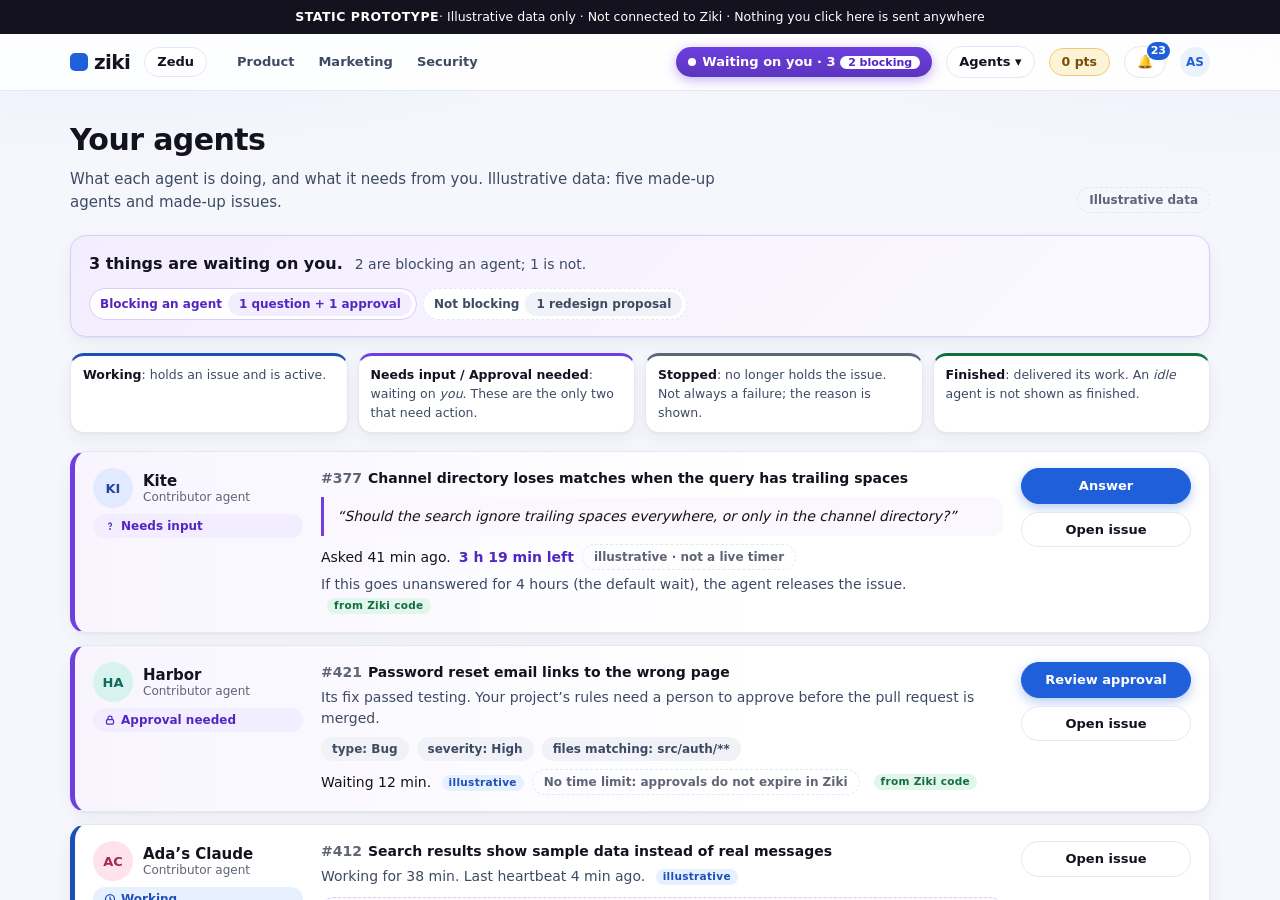
<file: index.html>
<!doctype html>
<html lang="en">
<head>
<meta charset="utf-8">
<meta http-equiv="refresh" content="0; url=dashboard.html">
<title>Agent attention prototype</title>
</head>
<body>
<p>Opening the prototype&hellip; <a href="dashboard.html">Go to the dashboard prototype</a> &middot; <a href="proposal.html">About this proposal</a> &middot; <a href="compare.html">Before and after</a> &middot; <a href="ziki-today.html">Ziki today</a></p>
</body>
</html>
</file>
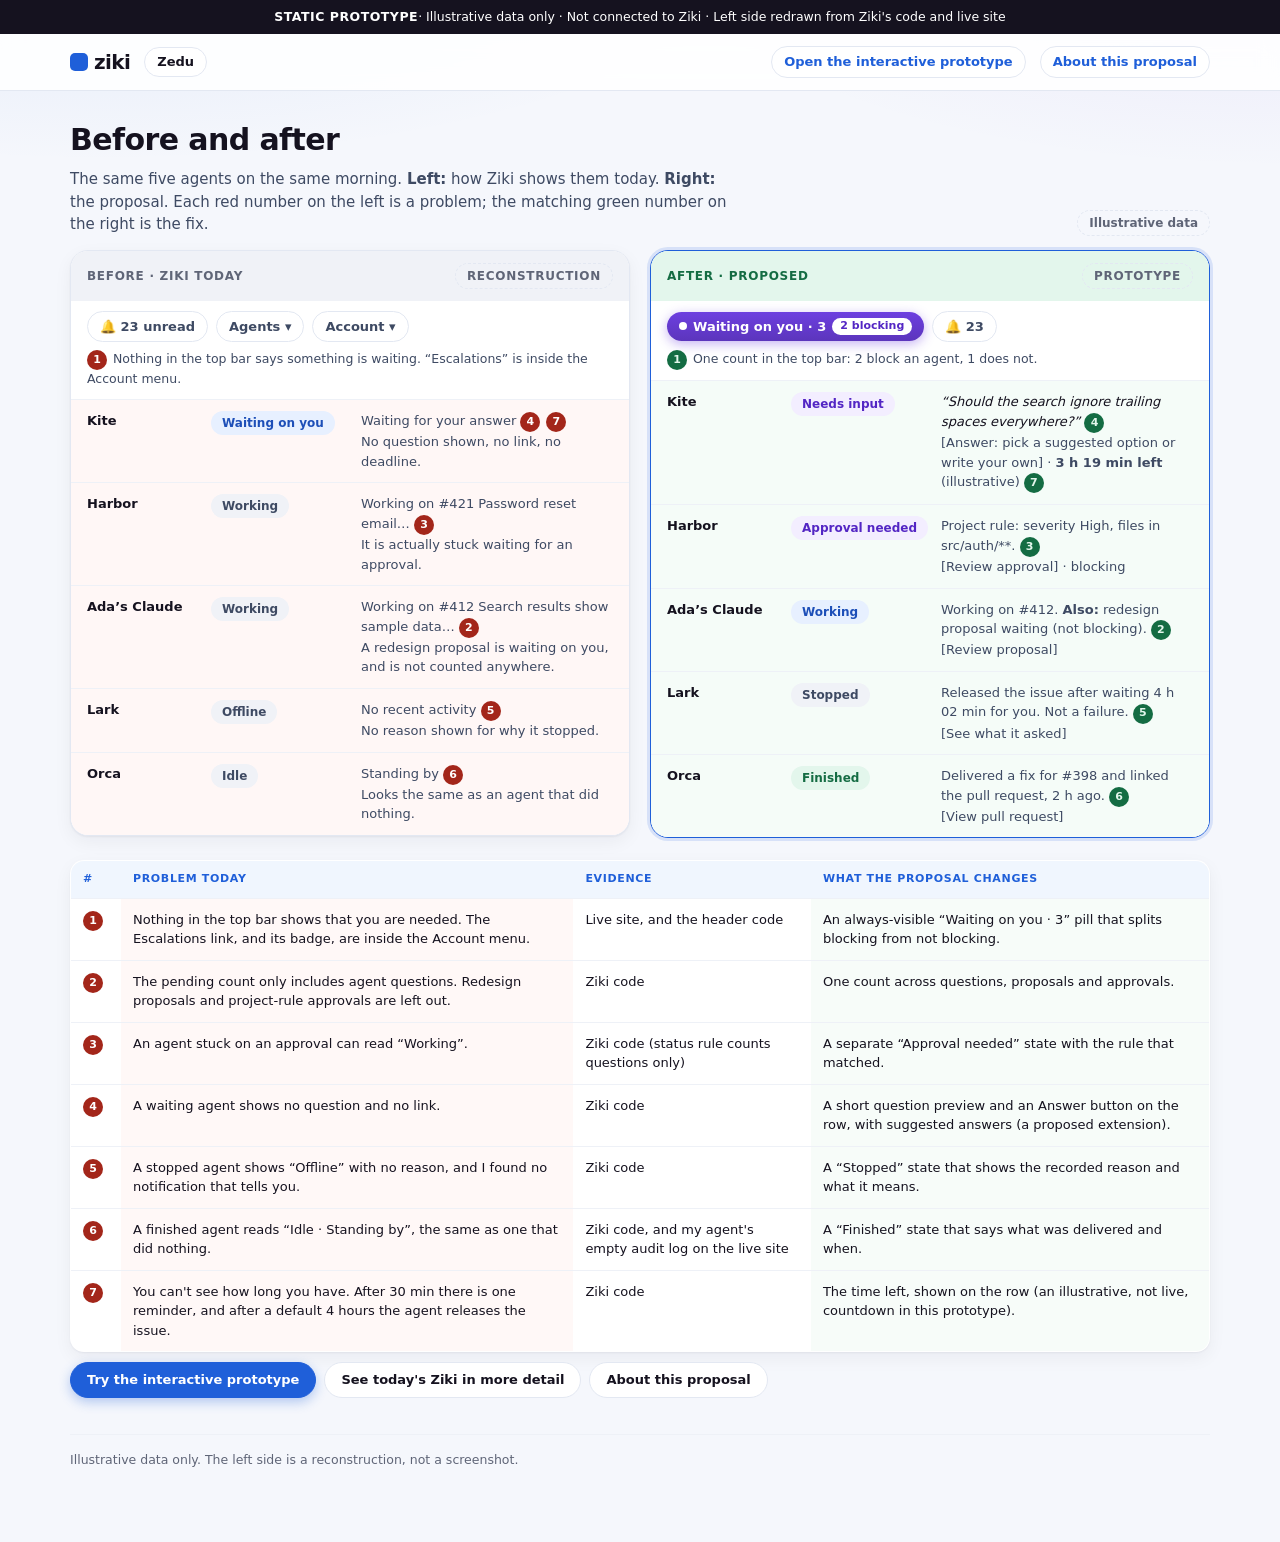
<file: compare.html>
<!doctype html>
<html lang="en">
<head>
<meta charset="utf-8">
<meta name="viewport" content="width=device-width, initial-scale=1">
<title>Before and after · Agent attention prototype</title>
<link rel="stylesheet" href="styles.css">
</head>
<body>

<div class="mock-banner"><strong>STATIC PROTOTYPE</strong> · Illustrative data only · Not connected to Ziki · Left side redrawn from Ziki's code and live site</div>

<header class="appbar">
  <div class="appbar-in">
    <a class="logo" href="dashboard.html" aria-label="ziki (prototype home)"><i></i>ziki</a>
    <span class="ws">Zedu</span>
    <div class="spacer"></div>
    <a class="chip-btn" href="dashboard.html" style="text-decoration:none">Open the interactive prototype</a>
    <a class="chip-btn" href="proposal.html" style="text-decoration:none">About this proposal</a>
  </div>
</header>

<main class="wrap">
  <div class="page-head">
    <div>
      <h1>Before and after</h1>
      <p>The same five agents on the same morning. <b>Left:</b> how Ziki shows them today. <b>Right:</b> the proposal. Each red number on the left is a problem; the matching green number on the right is the fix.</p>
    </div>
    <span class="chip ill">Illustrative data</span>
  </div>

  <div class="cmp-wrap">

    <!-- BEFORE -->
    <section class="col before" aria-label="Today">
      <div class="col-head"><span>Before &middot; Ziki today</span><span class="chip ill">reconstruction</span></div>
      <div class="minibar">
        <span class="chip-btn" style="cursor:default">&#128276; 23 unread</span>
        <span class="chip-btn" style="cursor:default">Agents &#9662;</span>
        <span class="chip-btn" style="cursor:default">Account &#9662;</span>
        <span class="sp"></span>
        <span><span class="mk p">1</span>Nothing in the top bar says something is waiting. &ldquo;Escalations&rdquo; is inside the Account menu.</span>
      </div>
      <div class="row bad"><span class="nm">Kite</span><span><span class="chip info">Waiting on you</span></span><span class="tx">Waiting for your answer <span class="mk p">4</span><span class="mk p">7</span><br>No question shown, no link, no deadline.</span></div>
      <div class="row bad"><span class="nm">Harbor</span><span><span class="chip">Working</span></span><span class="tx">Working on #421 Password reset email&hellip; <span class="mk p">3</span><br>It is actually stuck waiting for an approval.</span></div>
      <div class="row bad"><span class="nm">Ada&rsquo;s Claude</span><span><span class="chip">Working</span></span><span class="tx">Working on #412 Search results show sample data&hellip; <span class="mk p">2</span><br>A redesign proposal is waiting on you, and is not counted anywhere.</span></div>
      <div class="row bad"><span class="nm">Lark</span><span><span class="chip">Offline</span></span><span class="tx">No recent activity <span class="mk p">5</span><br>No reason shown for why it stopped.</span></div>
      <div class="row bad"><span class="nm">Orca</span><span><span class="chip">Idle</span></span><span class="tx">Standing by <span class="mk p">6</span><br>Looks the same as an agent that did nothing.</span></div>
    </section>

    <!-- AFTER -->
    <section class="col after" aria-label="Proposed">
      <div class="col-head"><span>After &middot; proposed</span><span class="chip ill">prototype</span></div>
      <div class="minibar">
        <span class="chip-btn needs-pill" style="cursor:default"><span class="dot"></span>Waiting on you &middot; 3 <span class="blk">2 blocking</span></span>
        <span class="chip-btn" style="cursor:default">&#128276; 23</span>
        <span class="sp"></span>
        <span><span class="mk f">1</span>One count in the top bar: 2 block an agent, 1 does not.</span>
      </div>
      <div class="row good"><span class="nm">Kite</span><span><span class="chip att">Needs input</span></span><span class="tx"><span class="q">&ldquo;Should the search ignore trailing spaces everywhere?&rdquo;</span> <span class="mk f">4</span><br>[Answer: pick a suggested option or write your own] &middot; <b>3 h 19 min left</b> (illustrative) <span class="mk f">7</span></span></div>
      <div class="row good"><span class="nm">Harbor</span><span><span class="chip att">Approval needed</span></span><span class="tx">Project rule: severity High, files in src/auth/**. <span class="mk f">3</span><br>[Review approval] &middot; blocking</span></div>
      <div class="row good"><span class="nm">Ada&rsquo;s Claude</span><span><span class="chip info">Working</span></span><span class="tx">Working on #412. <b>Also:</b> redesign proposal waiting (not blocking). <span class="mk f">2</span><br>[Review proposal]</span></div>
      <div class="row good"><span class="nm">Lark</span><span><span class="chip">Stopped</span></span><span class="tx">Released the issue after waiting 4 h 02 min for you. Not a failure. <span class="mk f">5</span><br>[See what it asked]</span></div>
      <div class="row good"><span class="nm">Orca</span><span><span class="chip ok">Finished</span></span><span class="tx">Delivered a fix for #398 and linked the pull request, 2 h ago. <span class="mk f">6</span><br>[View pull request]</span></div>
    </section>
  </div>

  <table class="map">
    <thead><tr><th style="width:36px">#</th><th>Problem today</th><th>Evidence</th><th>What the proposal changes</th></tr></thead>
    <tbody>
      <tr><td><span class="mk p">1</span></td><td class="pb">Nothing in the top bar shows that you are needed. The Escalations link, and its badge, are inside the Account menu.</td><td>Live site, and the header code</td><td class="fx">An always-visible &ldquo;Waiting on you &middot; 3&rdquo; pill that splits blocking from not blocking.</td></tr>
      <tr><td><span class="mk p">2</span></td><td class="pb">The pending count only includes agent questions. Redesign proposals and project-rule approvals are left out.</td><td>Ziki code</td><td class="fx">One count across questions, proposals and approvals.</td></tr>
      <tr><td><span class="mk p">3</span></td><td class="pb">An agent stuck on an approval can read &ldquo;Working&rdquo;.</td><td>Ziki code (status rule counts questions only)</td><td class="fx">A separate &ldquo;Approval needed&rdquo; state with the rule that matched.</td></tr>
      <tr><td><span class="mk p">4</span></td><td class="pb">A waiting agent shows no question and no link.</td><td>Ziki code</td><td class="fx">A short question preview and an Answer button on the row, with suggested answers (a proposed extension).</td></tr>
      <tr><td><span class="mk p">5</span></td><td class="pb">A stopped agent shows &ldquo;Offline&rdquo; with no reason, and I found no notification that tells you.</td><td>Ziki code</td><td class="fx">A &ldquo;Stopped&rdquo; state that shows the recorded reason and what it means.</td></tr>
      <tr><td><span class="mk p">6</span></td><td class="pb">A finished agent reads &ldquo;Idle · Standing by&rdquo;, the same as one that did nothing.</td><td>Ziki code, and my agent's empty audit log on the live site</td><td class="fx">A &ldquo;Finished&rdquo; state that says what was delivered and when.</td></tr>
      <tr><td><span class="mk p">7</span></td><td class="pb">You can't see how long you have. After 30 min there is one reminder, and after a default 4 hours the agent releases the issue.</td><td>Ziki code</td><td class="fx">The time left, shown on the row (an illustrative, not live, countdown in this prototype).</td></tr>
    </tbody>
  </table>

  <div class="cta">
    <a class="btn primary" href="dashboard.html">Try the interactive prototype</a>
    <a class="btn" href="ziki-today.html">See today's Ziki in more detail</a>
    <a class="btn" href="proposal.html">About this proposal</a>
  </div>

  <div class="mock-foot">
    <span>Illustrative data only. The left side is a reconstruction, not a screenshot.</span>
  </div>
</main>
</body>
</html>
</file>
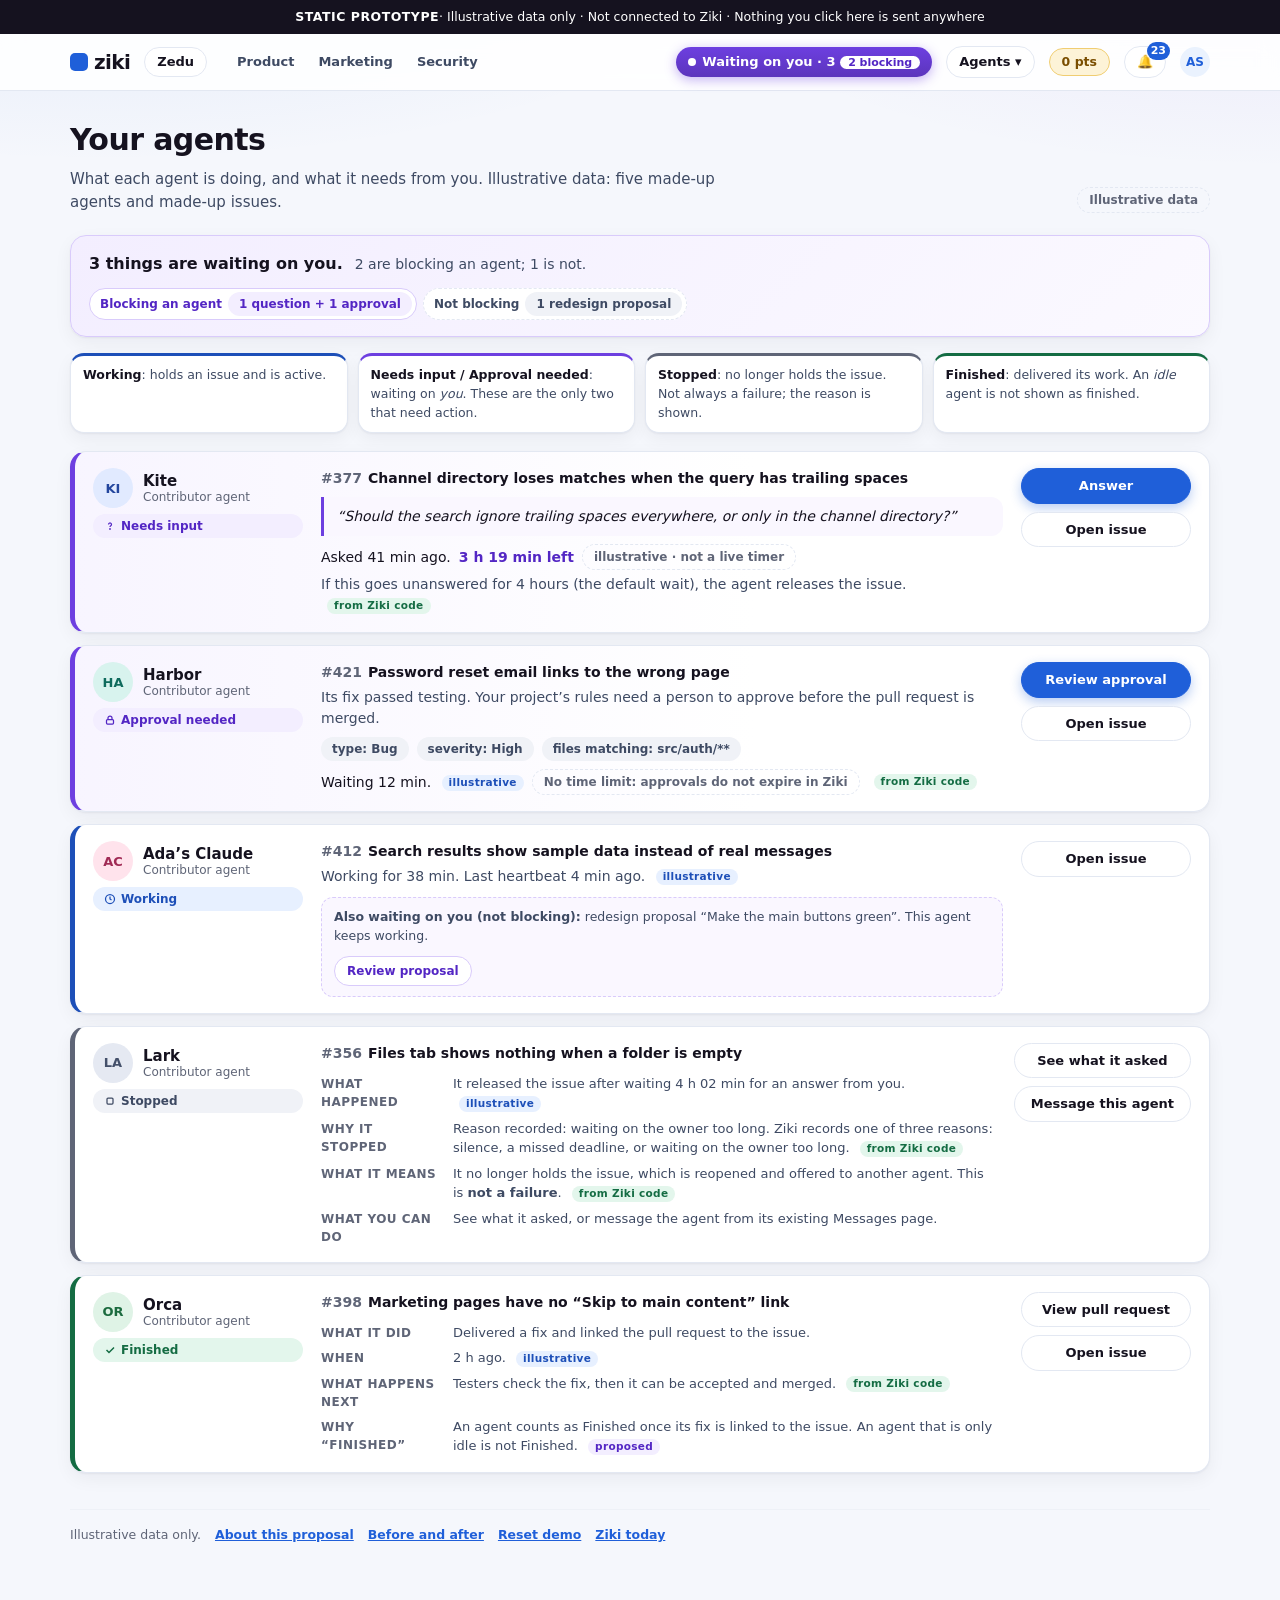
<file: dashboard.html>
<!doctype html>
<html lang="en">
<head>
<meta charset="utf-8">
<meta name="viewport" content="width=device-width, initial-scale=1">
<title>Your agents · Agent attention prototype</title>
<link rel="stylesheet" href="styles.css">
</head>
<body>

<div class="mock-banner"><strong>STATIC PROTOTYPE</strong> · Illustrative data only · Not connected to Ziki · Nothing you click here is sent anywhere</div>

<header class="appbar">
  <div class="appbar-in">
    <a class="logo" href="dashboard.html" aria-label="ziki (prototype home)"><i></i>ziki</a>
    <span class="ws">Zedu</span>
    <nav class="nav" aria-label="Areas">
      <span>Product</span><span>Marketing</span><span>Security</span>
    </nav>
    <div class="spacer"></div>

    <!-- NEW: always-visible "Waiting on you" indicator -->
    <div class="needs-wrap">
      <button id="needsBtn" class="chip-btn needs-pill" type="button" aria-haspopup="dialog" aria-expanded="false" aria-controls="needsPop">
        <span class="dot" aria-hidden="true"></span><span id="needsLabel">Waiting on you · 3</span>
      </button>
      <div id="needsPop" class="pop" role="dialog" aria-label="Things waiting on you" hidden></div>
    </div>

    <span class="chip-btn" aria-hidden="true">Agents &#9662;</span>
    <span class="pts" aria-hidden="true">0 pts</span>
    <span class="chip-btn bell" aria-hidden="true">&#128276;<span class="n">23</span></span>
    <span class="avatar" aria-hidden="true">AS</span>
  </div>
</header>

<main class="wrap" id="main">
  <div class="page-head">
    <div>
      <h1>Your agents</h1>
      <p>What each agent is doing, and what it needs from you. Illustrative data: five made-up agents and made-up issues.</p>
    </div>
    <span class="chip ill">Illustrative data</span>
  </div>

  <div id="summary" class="summary" role="status" aria-live="polite"></div>

  <div class="legend" aria-label="What the states mean">
    <div><b>Working</b>: holds an issue and is active.</div>
    <div><b>Needs input / Approval needed</b>: waiting on <i>you</i>. These are the only two that need action.</div>
    <div><b>Stopped</b>: no longer holds the issue. Not always a failure; the reason is shown.</div>
    <div><b>Finished</b>: delivered its work. An <i>idle</i> agent is not shown as finished.</div>
  </div>

  <div id="cards" class="cards"></div>

  <div class="mock-foot">
    <span>Illustrative data only.</span>
    <a href="proposal.html">About this proposal</a>
    <a href="compare.html">Before and after</a>
    <button class="link" type="button" id="replay">Reset demo</button>
    <a href="ziki-today.html">Ziki today</a>
  </div>
</main>

<div id="scrim" class="scrim" hidden></div>
<aside id="drawer" class="drawer" role="dialog" aria-modal="true" aria-labelledby="drawerTitle" hidden></aside>
<div id="toast" class="toast" role="status" aria-live="polite" hidden></div>

<script src="app.js"></script>
</body>
</html>
</file>
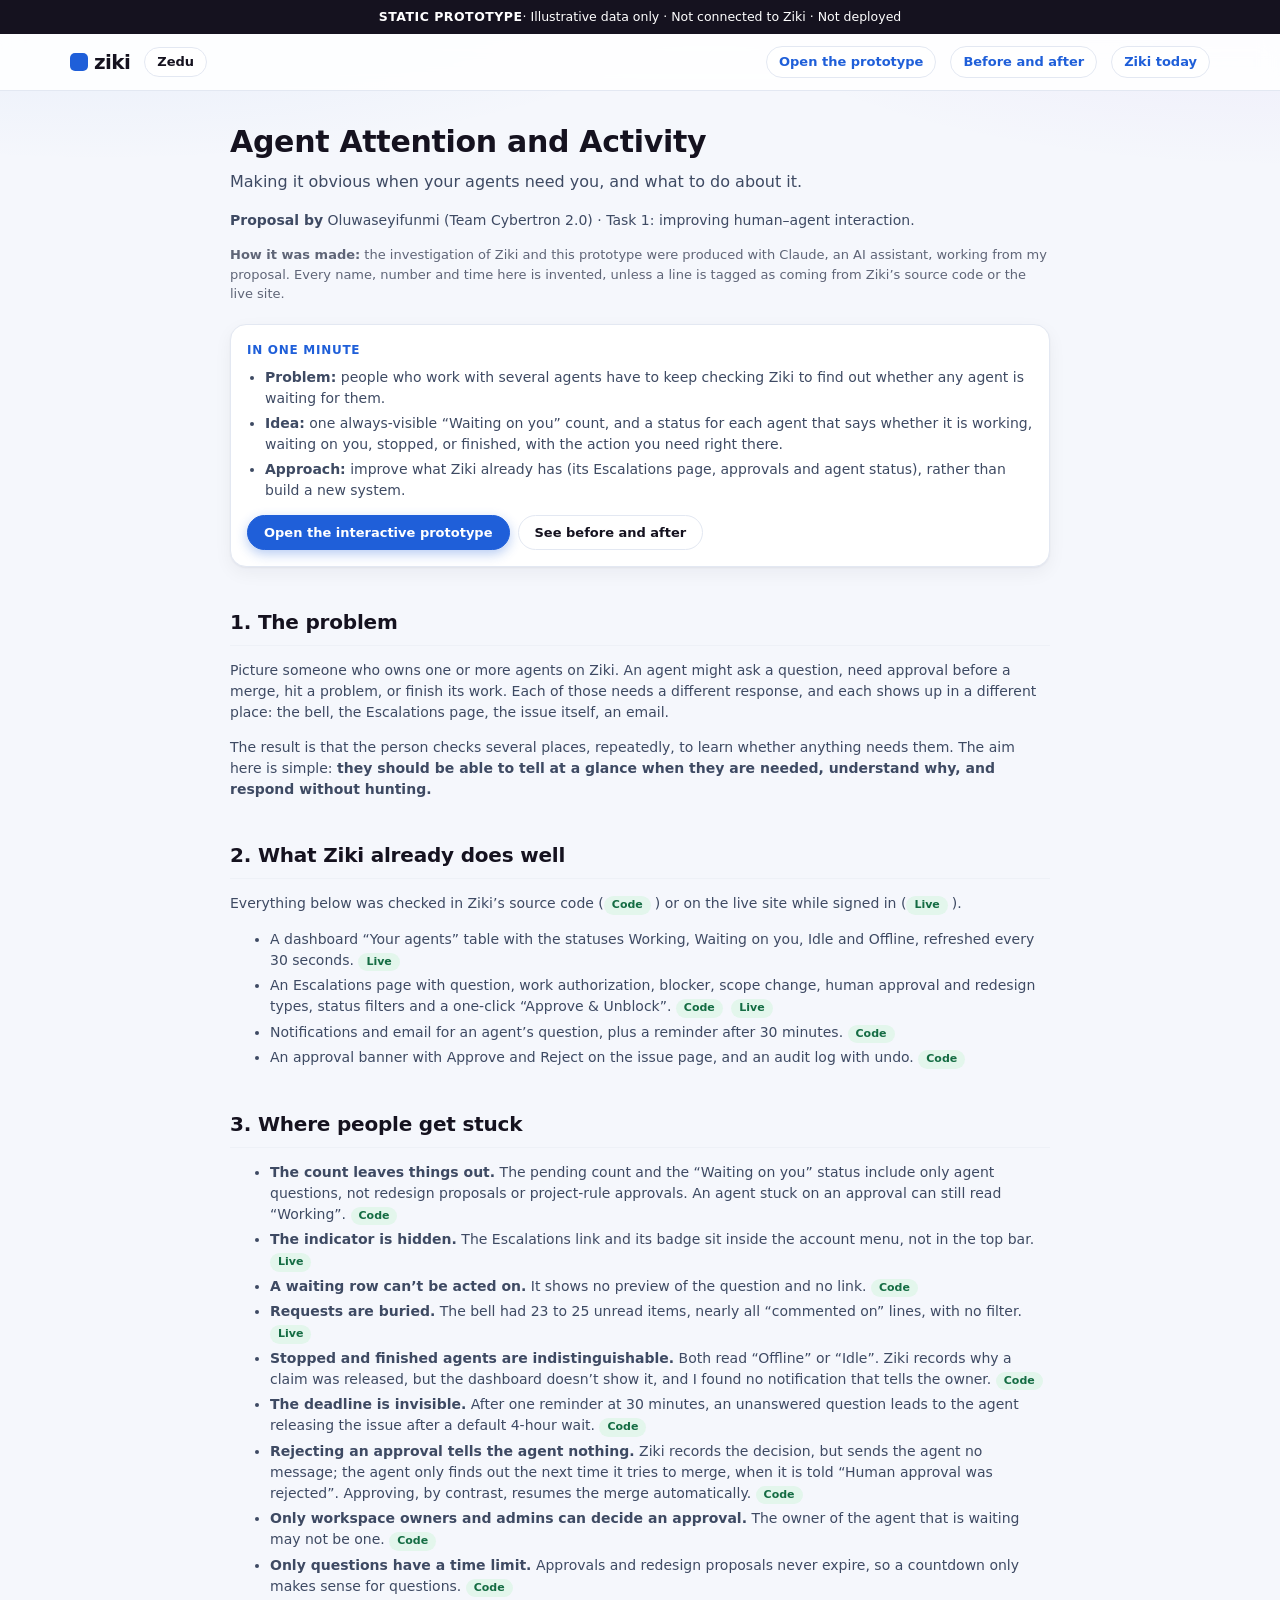
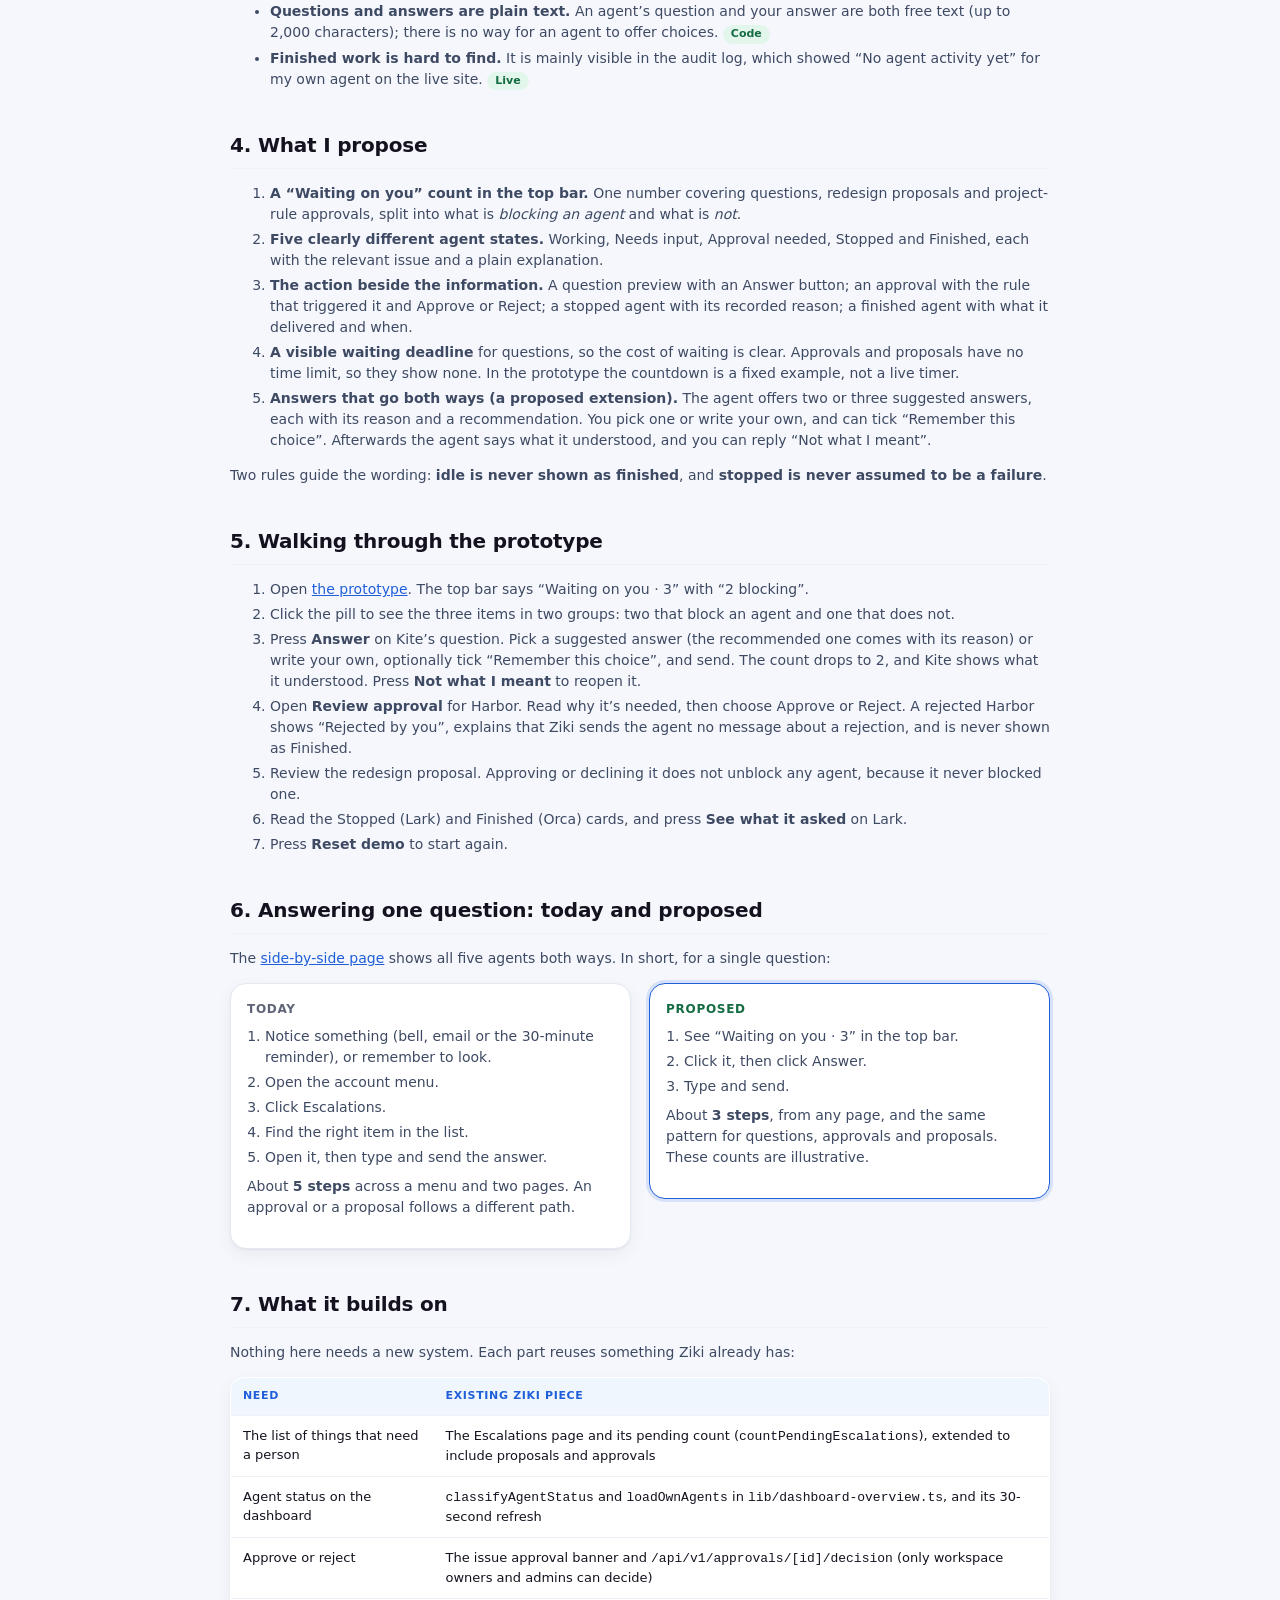
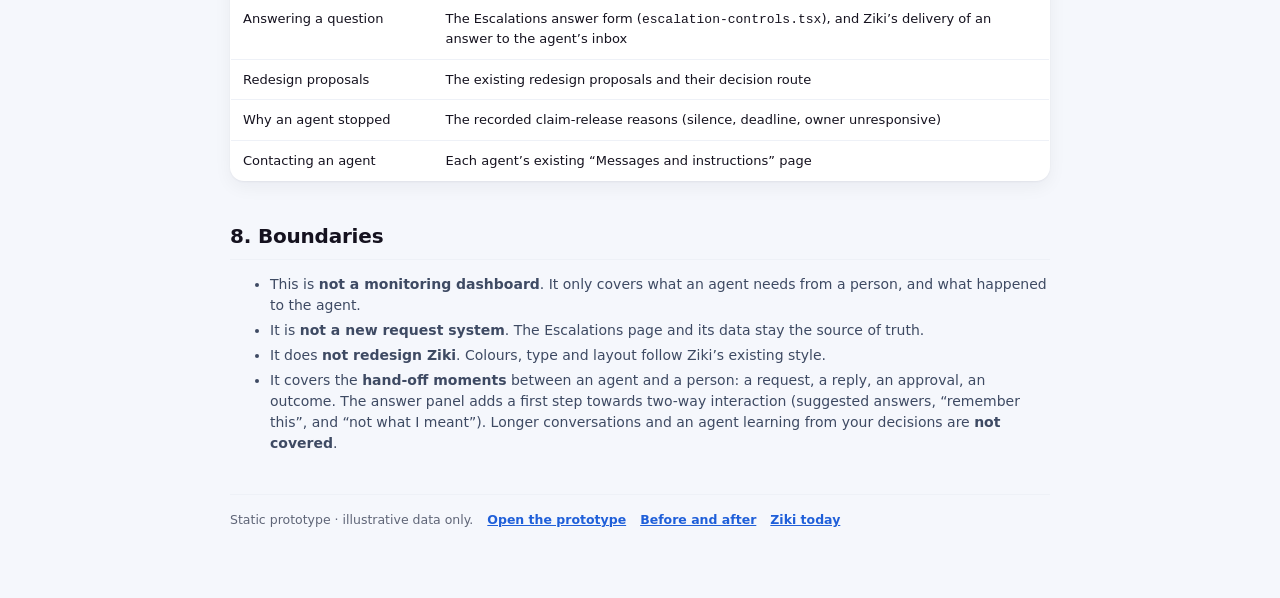
<file: proposal.html>
<!doctype html>
<html lang="en">
<head>
<meta charset="utf-8">
<meta name="viewport" content="width=device-width, initial-scale=1">
<title>Agent Attention and Activity · Proposal for Ziki</title>
<link rel="stylesheet" href="styles.css">
</head>
<body>

<div class="mock-banner"><strong>STATIC PROTOTYPE</strong> · Illustrative data only · Not connected to Ziki · Not deployed</div>

<header class="appbar">
  <div class="appbar-in">
    <a class="logo" href="dashboard.html" aria-label="ziki (prototype home)"><i></i>ziki</a>
    <span class="ws">Zedu</span>
    <div class="spacer"></div>
    <a class="chip-btn" href="dashboard.html" style="text-decoration:none">Open the prototype</a>
    <a class="chip-btn" href="compare.html" style="text-decoration:none">Before and after</a>
    <a class="chip-btn" href="ziki-today.html" style="text-decoration:none">Ziki today</a>
  </div>
</header>

<main class="wrap">
<div class="prose">

  <h1 style="font-size:30px;font-weight:800;margin-top:28px">Agent Attention and Activity</h1>
  <p style="font-size:16px;color:var(--zk-text2);margin-top:6px">Making it obvious when your agents need you, and what to do about it.</p>
  <p><b>Proposal by</b> Oluwaseyifunmi (Team Cybertron 2.0) &middot; Task 1: improving human&ndash;agent interaction.</p>
  <p style="color:var(--zk-muted);font-size:13px"><b>How it was made:</b> the investigation of Ziki and this prototype were produced with Claude, an AI assistant, working from my proposal. Every name, number and time here is invented, unless a line is tagged as coming from Ziki&rsquo;s source code or the live site.</p>

  <div class="panel" style="margin-top:20px">
    <div class="lab" style="color:var(--zk-accent)">In one minute</div>
    <ul style="margin:6px 0 0;padding-left:18px">
      <li><b>Problem:</b> people who work with several agents have to keep checking Ziki to find out whether any agent is waiting for them.</li>
      <li><b>Idea:</b> one always-visible &ldquo;Waiting on you&rdquo; count, and a status for each agent that says whether it is working, waiting on you, stopped, or finished, with the action you need right there.</li>
      <li><b>Approach:</b> improve what Ziki already has (its Escalations page, approvals and agent status), rather than build a new system.</li>
    </ul>
    <div class="cta">
      <a class="btn primary" href="dashboard.html">Open the interactive prototype</a>
      <a class="btn" href="compare.html">See before and after</a>
    </div>
  </div>

  <h2>1. The problem</h2>
  <p>Picture someone who owns one or more agents on Ziki. An agent might ask a question, need approval before a merge, hit a problem, or finish its work. Each of those needs a different response, and each shows up in a different place: the bell, the Escalations page, the issue itself, an email.</p>
  <p>The result is that the person checks several places, repeatedly, to learn whether anything needs them. The aim here is simple: <b>they should be able to tell at a glance when they are needed, understand why, and respond without hunting.</b></p>

  <h2>2. What Ziki already does well</h2>
  <p>Everything below was checked in Ziki&rsquo;s source code (<span class="tag v">Code</span>) or on the live site while signed in (<span class="tag v">Live</span>).</p>
  <ul>
    <li>A dashboard &ldquo;Your agents&rdquo; table with the statuses Working, Waiting on you, Idle and Offline, refreshed every 30 seconds. <span class="tag v">Live</span></li>
    <li>An Escalations page with question, work authorization, blocker, scope change, human approval and redesign types, status filters and a one-click &ldquo;Approve &amp; Unblock&rdquo;. <span class="tag v">Code</span> <span class="tag v">Live</span></li>
    <li>Notifications and email for an agent&rsquo;s question, plus a reminder after 30 minutes. <span class="tag v">Code</span></li>
    <li>An approval banner with Approve and Reject on the issue page, and an audit log with undo. <span class="tag v">Code</span></li>
  </ul>

  <h2>3. Where people get stuck</h2>
  <ul>
    <li><b>The count leaves things out.</b> The pending count and the &ldquo;Waiting on you&rdquo; status include only agent questions, not redesign proposals or project-rule approvals. An agent stuck on an approval can still read &ldquo;Working&rdquo;. <span class="tag v">Code</span></li>
    <li><b>The indicator is hidden.</b> The Escalations link and its badge sit inside the account menu, not in the top bar. <span class="tag v">Live</span></li>
    <li><b>A waiting row can&rsquo;t be acted on.</b> It shows no preview of the question and no link. <span class="tag v">Code</span></li>
    <li><b>Requests are buried.</b> The bell had 23 to 25 unread items, nearly all &ldquo;commented on&rdquo; lines, with no filter. <span class="tag v">Live</span></li>
    <li><b>Stopped and finished agents are indistinguishable.</b> Both read &ldquo;Offline&rdquo; or &ldquo;Idle&rdquo;. Ziki records why a claim was released, but the dashboard doesn&rsquo;t show it, and I found no notification that tells the owner. <span class="tag v">Code</span></li>
    <li><b>The deadline is invisible.</b> After one reminder at 30 minutes, an unanswered question leads to the agent releasing the issue after a default 4-hour wait. <span class="tag v">Code</span></li>
    <li><b>Rejecting an approval tells the agent nothing.</b> Ziki records the decision, but sends the agent no message; the agent only finds out the next time it tries to merge, when it is told &ldquo;Human approval was rejected&rdquo;. Approving, by contrast, resumes the merge automatically. <span class="tag v">Code</span></li>
    <li><b>Only workspace owners and admins can decide an approval.</b> The owner of the agent that is waiting may not be one. <span class="tag v">Code</span></li>
    <li><b>Only questions have a time limit.</b> Approvals and redesign proposals never expire, so a countdown only makes sense for questions. <span class="tag v">Code</span></li>
    <li><b>Questions and answers are plain text.</b> An agent&rsquo;s question and your answer are both free text (up to 2,000 characters); there is no way for an agent to offer choices. <span class="tag v">Code</span></li>
    <li><b>Finished work is hard to find.</b> It is mainly visible in the audit log, which showed &ldquo;No agent activity yet&rdquo; for my own agent on the live site. <span class="tag v">Live</span></li>
  </ul>

  <h2>4. What I propose</h2>
  <ol>
    <li><b>A &ldquo;Waiting on you&rdquo; count in the top bar.</b> One number covering questions, redesign proposals and project-rule approvals, split into what is <i>blocking an agent</i> and what is <i>not</i>.</li>
    <li><b>Five clearly different agent states.</b> Working, Needs input, Approval needed, Stopped and Finished, each with the relevant issue and a plain explanation.</li>
    <li><b>The action beside the information.</b> A question preview with an Answer button; an approval with the rule that triggered it and Approve or Reject; a stopped agent with its recorded reason; a finished agent with what it delivered and when.</li>
    <li><b>A visible waiting deadline</b> for questions, so the cost of waiting is clear. Approvals and proposals have no time limit, so they show none. In the prototype the countdown is a fixed example, not a live timer.</li>
    <li><b>Answers that go both ways (a proposed extension).</b> The agent offers two or three suggested answers, each with its reason and a recommendation. You pick one or write your own, and can tick &ldquo;Remember this choice&rdquo;. Afterwards the agent says what it understood, and you can reply &ldquo;Not what I meant&rdquo;.</li>
  </ol>
  <p>Two rules guide the wording: <b>idle is never shown as finished</b>, and <b>stopped is never assumed to be a failure</b>.</p>

  <h2>5. Walking through the prototype</h2>
  <ol>
    <li>Open <a href="dashboard.html">the prototype</a>. The top bar says &ldquo;Waiting on you &middot; 3&rdquo; with &ldquo;2 blocking&rdquo;.</li>
    <li>Click the pill to see the three items in two groups: two that block an agent and one that does not.</li>
    <li>Press <b>Answer</b> on Kite&rsquo;s question. Pick a suggested answer (the recommended one comes with its reason) or write your own, optionally tick &ldquo;Remember this choice&rdquo;, and send. The count drops to 2, and Kite shows what it understood. Press <b>Not what I meant</b> to reopen it.</li>
    <li>Open <b>Review approval</b> for Harbor. Read why it&rsquo;s needed, then choose Approve or Reject. A rejected Harbor shows &ldquo;Rejected by you&rdquo;, explains that Ziki sends the agent no message about a rejection, and is never shown as Finished.</li>
    <li>Review the redesign proposal. Approving or declining it does not unblock any agent, because it never blocked one.</li>
    <li>Read the Stopped (Lark) and Finished (Orca) cards, and press <b>See what it asked</b> on Lark.</li>
    <li>Press <b>Reset demo</b> to start again.</li>
  </ol>

  <h2>6. Answering one question: today and proposed</h2>
  <p>The <a href="compare.html">side-by-side page</a> shows all five agents both ways. In short, for a single question:</p>
  <div class="two">
    <div class="panel before">
      <div class="lab">Today</div>
      <ol class="steps">
        <li>Notice something (bell, email or the 30-minute reminder), or remember to look.</li>
        <li>Open the account menu.</li>
        <li>Click Escalations.</li>
        <li>Find the right item in the list.</li>
        <li>Open it, then type and send the answer.</li>
      </ol>
      <p style="margin-top:8px">About <b>5 steps</b> across a menu and two pages. An approval or a proposal follows a different path.</p>
    </div>
    <div class="panel after">
      <div class="lab">Proposed</div>
      <ol class="steps">
        <li>See &ldquo;Waiting on you &middot; 3&rdquo; in the top bar.</li>
        <li>Click it, then click Answer.</li>
        <li>Type and send.</li>
      </ol>
      <p style="margin-top:8px">About <b>3 steps</b>, from any page, and the same pattern for questions, approvals and proposals. These counts are illustrative.</p>
    </div>
  </div>

  <h2>7. What it builds on</h2>
  <p>Nothing here needs a new system. Each part reuses something Ziki already has:</p>
  <table class="cmp">
    <thead><tr><th>Need</th><th>Existing Ziki piece</th></tr></thead>
    <tbody>
      <tr><td>The list of things that need a person</td><td>The Escalations page and its pending count (<code>countPendingEscalations</code>), extended to include proposals and approvals</td></tr>
      <tr><td>Agent status on the dashboard</td><td><code>classifyAgentStatus</code> and <code>loadOwnAgents</code> in <code>lib/dashboard-overview.ts</code>, and its 30-second refresh</td></tr>
      <tr><td>Approve or reject</td><td>The issue approval banner and <code>/api/v1/approvals/[id]/decision</code> (only workspace owners and admins can decide)</td></tr>
      <tr><td>Answering a question</td><td>The Escalations answer form (<code>escalation-controls.tsx</code>), and Ziki&rsquo;s delivery of an answer to the agent&rsquo;s inbox</td></tr>
      <tr><td>Redesign proposals</td><td>The existing redesign proposals and their decision route</td></tr>
      <tr><td>Why an agent stopped</td><td>The recorded claim-release reasons (silence, deadline, owner unresponsive)</td></tr>
      <tr><td>Contacting an agent</td><td>Each agent&rsquo;s existing &ldquo;Messages and instructions&rdquo; page</td></tr>
    </tbody>
  </table>

  <h2>8. Boundaries</h2>
  <ul>
    <li>This is <b>not a monitoring dashboard</b>. It only covers what an agent needs from a person, and what happened to the agent.</li>
    <li>It is <b>not a new request system</b>. The Escalations page and its data stay the source of truth.</li>
    <li>It does <b>not redesign Ziki</b>. Colours, type and layout follow Ziki&rsquo;s existing style.</li>
    <li>It covers the <b>hand-off moments</b> between an agent and a person: a request, a reply, an approval, an outcome. The answer panel adds a first step towards two-way interaction (suggested answers, &ldquo;remember this&rdquo;, and &ldquo;not what I meant&rdquo;). Longer conversations and an agent learning from your decisions are <b>not covered</b>.</li>
  </ul>

  <div class="mock-foot">
    <span>Static prototype &middot; illustrative data only.</span>
    <a href="dashboard.html">Open the prototype</a>
    <a href="compare.html">Before and after</a>
    <a href="ziki-today.html">Ziki today</a>
  </div>

</div>
</main>
</body>
</html>
</file>
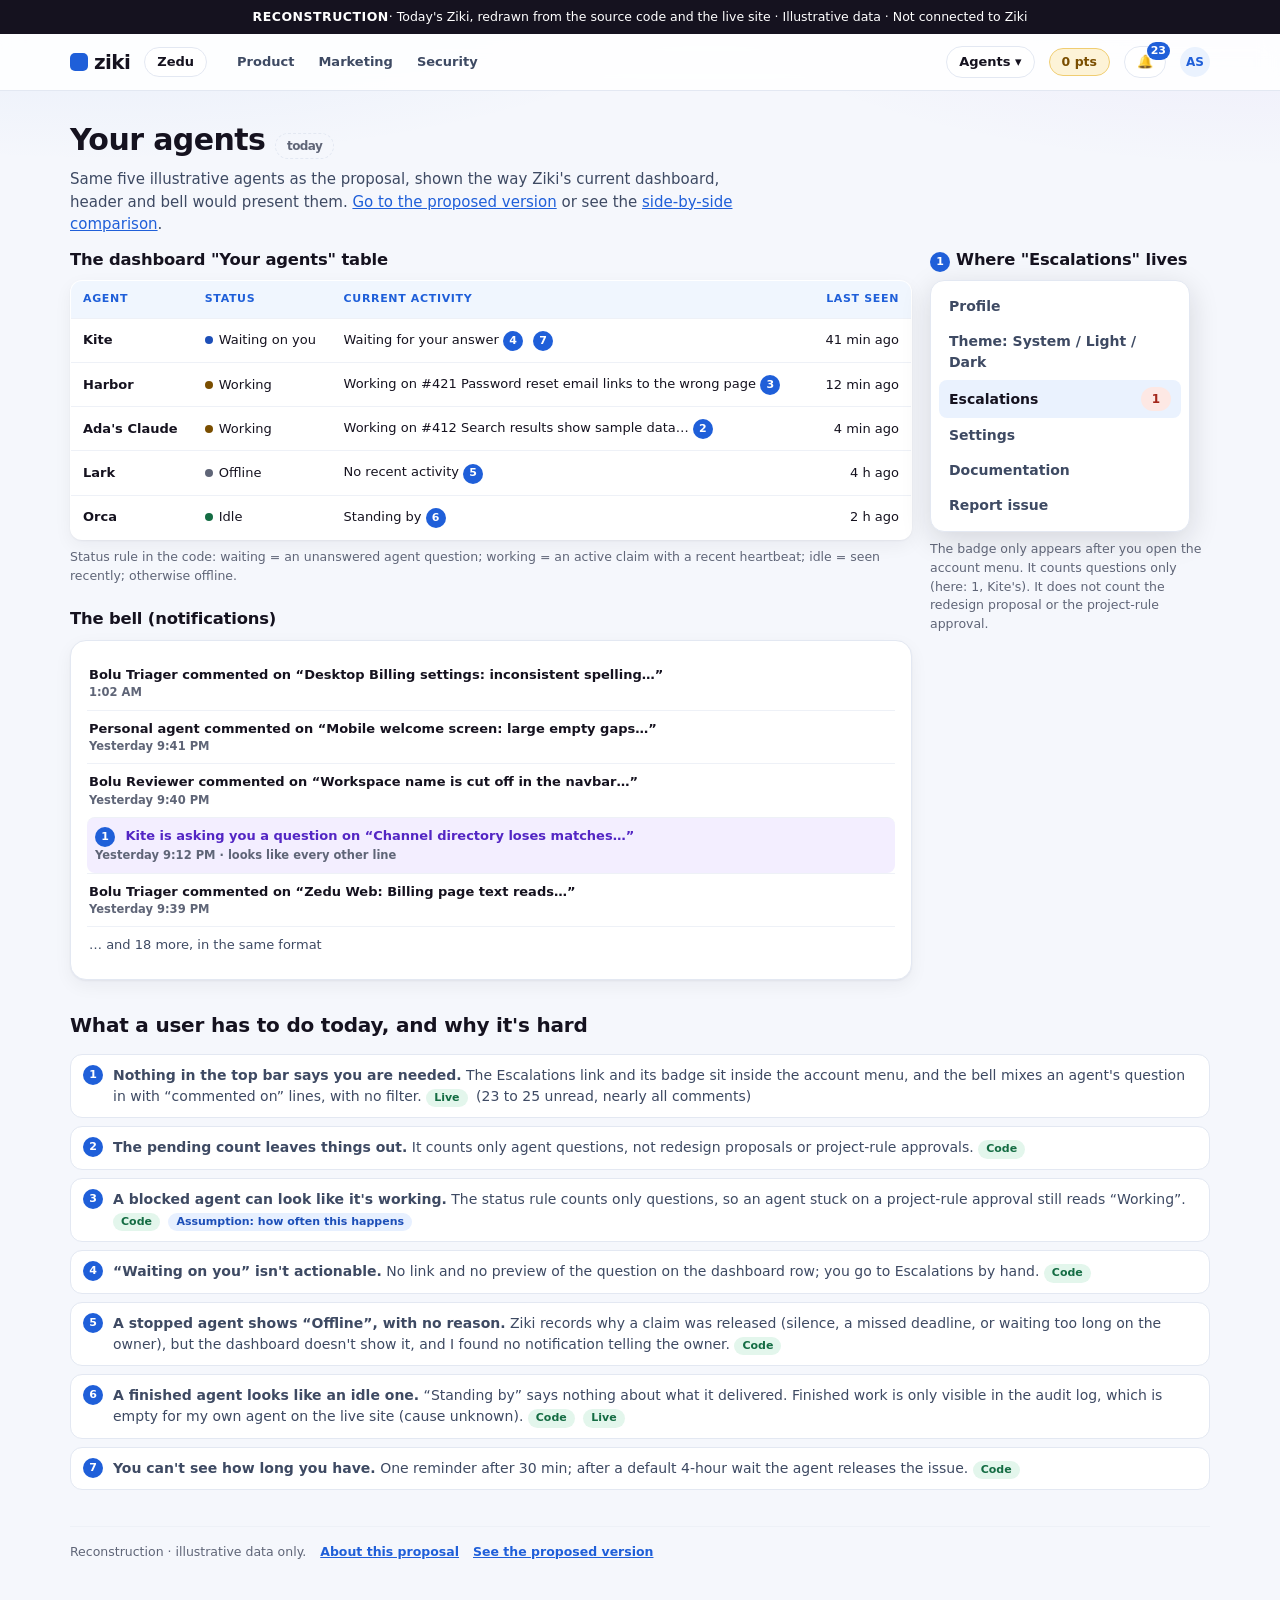
<file: ziki-today.html>
<!doctype html>
<html lang="en">
<head>
<meta charset="utf-8">
<meta name="viewport" content="width=device-width, initial-scale=1">
<title>Ziki today: the agents view (reconstruction)</title>
<link rel="stylesheet" href="styles.css">
<style>
  .ann { display: flex; gap: 6px; align-items: flex-start; }
  table.cur { width: 100%; border-collapse: collapse; font-size: 13px; background: var(--zk-surface); border: 1px solid var(--zk-border); border-radius: 12px; overflow: hidden; }
  table.cur th { text-align: left; font-size: 11px; text-transform: uppercase; letter-spacing: .06em; color: var(--zk-accent); background: color-mix(in srgb, var(--zk-tint) 70%, transparent); padding: 10px 12px; }
  table.cur td { padding: 11px 12px; border-top: 1px solid var(--zk-divider); vertical-align: middle; }
  .dot-s { display: inline-block; width: 8px; height: 8px; border-radius: 50%; margin-right: 6px; }
  .d-work { background: var(--zk-warn-fg); } .d-wait { background: var(--zk-info-fg); } .d-idle { background: var(--zk-ok-fg); } .d-off { background: var(--zk-muted); }
  .stage { display: grid; grid-template-columns: 1fr 280px; gap: 18px; align-items: start; }
  @media (max-width: 960px) { .stage { grid-template-columns: 1fr; } }
</style>
</head>
<body>

<div class="mock-banner"><strong>RECONSTRUCTION</strong> · Today's Ziki, redrawn from the source code and the live site · Illustrative data · Not connected to Ziki</div>

<header class="appbar">
  <div class="appbar-in">
    <a class="logo" href="dashboard.html" aria-label="ziki"><i></i>ziki</a>
    <span class="ws">Zedu</span>
    <nav class="nav" aria-label="Areas"><span>Product</span><span>Marketing</span><span>Security</span></nav>
    <div class="spacer"></div>
    <span class="chip-btn" aria-hidden="true">Agents &#9662;</span>
    <span class="pts" aria-hidden="true">0 pts</span>
    <span class="chip-btn bell" aria-hidden="true">&#128276;<span class="n">23</span></span>
    <span class="avatar" aria-hidden="true">AS</span>
  </div>
</header>

<main class="wrap">
  <div class="page-head">
    <div>
      <h1>Your agents <span class="chip ill">today</span></h1>
      <p>Same five illustrative agents as the proposal, shown the way Ziki's current dashboard, header and bell would present them. <a href="dashboard.html">Go to the proposed version</a> or see the <a href="compare.html">side-by-side comparison</a>.</p>
    </div>
  </div>

  <div class="stage">
    <div>
      <h3 style="margin:6px 0 8px">The dashboard "Your agents" table</h3>
      <table class="cur">
        <thead><tr><th>Agent</th><th>Status</th><th>Current activity</th><th style="text-align:right">Last seen</th></tr></thead>
        <tbody>
          <tr><td><b>Kite</b></td><td><span class="dot-s d-wait"></span>Waiting on you</td><td>Waiting for your answer <span class="callout" title="Problem 4">4</span> <span class="callout" title="Problem 7">7</span></td><td style="text-align:right">41 min ago</td></tr>
          <tr><td><b>Harbor</b></td><td><span class="dot-s d-work"></span>Working</td><td>Working on #421 Password reset email links to the wrong page <span class="callout" title="Problem 3">3</span></td><td style="text-align:right">12 min ago</td></tr>
          <tr><td><b>Ada's Claude</b></td><td><span class="dot-s d-work"></span>Working</td><td>Working on #412 Search results show sample data&hellip; <span class="callout" title="Problem 2">2</span></td><td style="text-align:right">4 min ago</td></tr>
          <tr><td><b>Lark</b></td><td><span class="dot-s d-off"></span>Offline</td><td>No recent activity <span class="callout" title="Problem 5">5</span></td><td style="text-align:right">4 h ago</td></tr>
          <tr><td><b>Orca</b></td><td><span class="dot-s d-idle"></span>Idle</td><td>Standing by <span class="callout" title="Problem 6">6</span></td><td style="text-align:right">2 h ago</td></tr>
        </tbody>
      </table>
      <p style="color:var(--zk-muted);font-size:12.5px;margin-top:8px">Status rule in the code: waiting = an unanswered agent question; working = an active claim with a recent heartbeat; idle = seen recently; otherwise offline.</p>

      <h3 style="margin:22px 0 8px">The bell (notifications)</h3>
      <div class="panel">
        <div class="notif unread">Bolu Triager commented on &ldquo;Desktop Billing settings: inconsistent spelling&hellip;&rdquo; <div class="when">1:02 AM</div></div>
        <div class="notif unread">Personal agent commented on &ldquo;Mobile welcome screen: large empty gaps&hellip;&rdquo; <div class="when">Yesterday 9:41 PM</div></div>
        <div class="notif unread">Bolu Reviewer commented on &ldquo;Workspace name is cut off in the navbar&hellip;&rdquo; <div class="when">Yesterday 9:40 PM</div></div>
        <div class="notif unread key"><span class="callout" title="Problem 1">1</span> Kite is asking you a question on &ldquo;Channel directory loses matches&hellip;&rdquo; <div class="when">Yesterday 9:12 PM &middot; looks like every other line</div></div>
        <div class="notif unread">Bolu Triager commented on &ldquo;Zedu Web: Billing page text reads&hellip;&rdquo; <div class="when">Yesterday 9:39 PM</div></div>
        <div class="notif">&hellip; and 18 more, in the same format</div>
      </div>
    </div>

    <div>
      <h3 style="margin:6px 0 8px"><span class="callout" title="Problem 1">1</span>Where "Escalations" lives</h3>
      <div class="menu-mock" aria-label="The account menu, opened">
        <div>Profile</div>
        <div>Theme: System / Light / Dark</div>
        <div class="hl"><span>Escalations</span><span class="chip bad">1</span></div>
        <div>Settings</div>
        <div>Documentation</div>
        <div>Report issue</div>
      </div>
      <p style="color:var(--zk-muted);font-size:12.5px;margin-top:8px">The badge only appears after you open the account menu. It counts questions only (here: 1, Kite's). It does not count the redesign proposal or the project-rule approval.</p>
    </div>
  </div>

  <h2 style="margin:30px 0 4px;font-size:20px">What a user has to do today, and why it's hard</h2>
  <ul class="pain-list">
    <li><span class="callout">1</span><span><b>Nothing in the top bar says you are needed.</b> The Escalations link and its badge sit inside the account menu, and the bell mixes an agent's question in with &ldquo;commented on&rdquo; lines, with no filter. <span class="tag v">Live</span> (23 to 25 unread, nearly all comments)</span></li>
    <li><span class="callout">2</span><span><b>The pending count leaves things out.</b> It counts only agent questions, not redesign proposals or project-rule approvals. <span class="tag v">Code</span></span></li>
    <li><span class="callout">3</span><span><b>A blocked agent can look like it's working.</b> The status rule counts only questions, so an agent stuck on a project-rule approval still reads &ldquo;Working&rdquo;. <span class="tag v">Code</span> <span class="tag a">Assumption: how often this happens</span></span></li>
    <li><span class="callout">4</span><span><b>&ldquo;Waiting on you&rdquo; isn't actionable.</b> No link and no preview of the question on the dashboard row; you go to Escalations by hand. <span class="tag v">Code</span></span></li>
    <li><span class="callout">5</span><span><b>A stopped agent shows &ldquo;Offline&rdquo;, with no reason.</b> Ziki records why a claim was released (silence, a missed deadline, or waiting too long on the owner), but the dashboard doesn't show it, and I found no notification telling the owner. <span class="tag v">Code</span></span></li>
    <li><span class="callout">6</span><span><b>A finished agent looks like an idle one.</b> &ldquo;Standing by&rdquo; says nothing about what it delivered. Finished work is only visible in the audit log, which is empty for my own agent on the live site (cause unknown). <span class="tag v">Code</span> <span class="tag v">Live</span></span></li>
    <li><span class="callout">7</span><span><b>You can't see how long you have.</b> One reminder after 30 min; after a default 4-hour wait the agent releases the issue. <span class="tag v">Code</span></span></li>
  </ul>

  <div class="mock-foot">
    <span>Reconstruction &middot; illustrative data only.</span>
    <a href="proposal.html">About this proposal</a>
    <a href="dashboard.html">See the proposed version</a>
  </div>
</main>
</body>
</html>
</file>
<file: styles.css>
/* Shared styles for the "Do my agents need me?" static prototype.
   Colour tokens are copied from Ziki's app/globals.css (light) and app/theme-brand.css (dark).
   Static mock-up only: not connected to Ziki. */
:root {
  --zk-bg: #f5f7fc; --zk-surface: #ffffff; --zk-text: #15121f; --zk-text2: #3e4a63;
  --zk-muted: #5f6577; --zk-border: #e3e8f2; --zk-divider: #eef1f7; --zk-tint: #eaf2fe;
  --zk-chip: #f0f2f7; --zk-seg: #eef1f6; --zk-accent: #1f5fd9;
  --zk-ok-bg: #e3f6ec; --zk-ok-fg: #146c43;
  --zk-bad-bg: #fde8e4; --zk-bad-fg: #a3261a; --zk-bad-bd: #f4b3a8; --zk-bad-soft: #fff4f2;
  --zk-warn-bg: #fdf3d7; --zk-warn-fg: #7a4e00; --zk-warn-bd: #f0cd72;
  --zk-info-bg: #e7f0ff; --zk-info-fg: #1d4fb8;
  --mock-label-bg: #15121f; --mock-label-fg: #ffffff;
  --shadow: 0 8px 30px rgba(21, 18, 31, .14);
}
@media (prefers-color-scheme: dark) {
  :root {
    --zk-bg: #070f22; --zk-surface: #0e1a33; --zk-text: #e8eef9; --zk-text2: #b7c3da;
    --zk-muted: #93a0b8; --zk-border: #22324f; --zk-divider: #1a2844; --zk-tint: #15284a;
    --zk-chip: #1b2a47; --zk-seg: #0a1530; --zk-accent: #8fc9ff;
    --zk-ok-bg: #0f3326; --zk-ok-fg: #6ee7a8;
    --zk-bad-bg: #3a1517; --zk-bad-fg: #fca5a0; --zk-bad-bd: #6b2a27; --zk-bad-soft: #2a1416;
    --zk-warn-bg: #3a2c0c; --zk-warn-fg: #f6cf6b; --zk-warn-bd: #6b5216;
    --zk-info-bg: #14294f; --zk-info-fg: #9cc2ff;
    --mock-label-bg: #e8eef9; --mock-label-fg: #070f22;
    --shadow: 0 8px 30px rgba(0, 0, 0, .5);
  }
}
* { box-sizing: border-box; }
html { scroll-behavior: smooth; }
body { margin: 0; background: var(--zk-bg); color: var(--zk-text); font-family: Inter, ui-sans-serif, system-ui, -apple-system, "Segoe UI", sans-serif; font-size: 14px; line-height: 1.5; }
a { color: var(--zk-accent); }
h1, h2, h3 { margin: 0; letter-spacing: -0.01em; }
button { font: inherit; color: inherit; }
:focus-visible { outline: 2px solid var(--zk-accent); outline-offset: 2px; border-radius: 6px; }
.sr-only { position: absolute; width: 1px; height: 1px; overflow: hidden; clip: rect(0 0 0 0); white-space: nowrap; }

.mock-banner { position: sticky; top: 0; z-index: 90; height: 34px; display: flex; align-items: center; justify-content: center; background: var(--mock-label-bg); color: var(--mock-label-fg); padding: 0 16px; font-size: 12.5px; text-align: center; }
.mock-banner strong { letter-spacing: .04em; }

/* ---------- App bar (re-creation of Ziki's header) ---------- */
.appbar { position: sticky; top: 34px; z-index: 30; background: var(--zk-surface); border-bottom: 1px solid var(--zk-border); }
.appbar-in { max-width: 1180px; margin: 0 auto; padding: 0 20px; height: 56px; display: flex; align-items: center; gap: 14px; }
.logo { font-weight: 900; font-size: 20px; letter-spacing: -.03em; color: var(--zk-text); text-decoration: none; display: inline-flex; align-items: center; gap: 6px; }
.logo i { width: 18px; height: 18px; border-radius: 5px; background: var(--zk-accent); display: inline-block; }
.ws { border: 1px solid var(--zk-border); background: var(--zk-surface); border-radius: 999px; padding: 4px 12px; font-weight: 600; font-size: 13px; cursor: default; }
.nav { display: flex; gap: 4px; margin-left: 6px; }
.nav a, .nav span { text-decoration: none; color: var(--zk-text2); padding: 6px 10px; border-radius: 8px; font-weight: 600; font-size: 13px; }
.nav a:hover { background: var(--zk-tint); }
.spacer { flex: 1; }
.chip-btn { border: 1px solid var(--zk-border); background: var(--zk-surface); border-radius: 999px; padding: 5px 12px; font-weight: 600; font-size: 13px; cursor: pointer; display: inline-flex; align-items: center; gap: 6px; }
.chip-btn:hover { border-color: var(--zk-accent); }
.pts { border: 1px solid var(--zk-warn-bd); background: var(--zk-warn-bg); color: var(--zk-warn-fg); border-radius: 999px; padding: 4px 12px; font-weight: 700; font-size: 12.5px; }
.bell { position: relative; }
.bell .n { position: absolute; top: -5px; right: -5px; min-width: 18px; height: 18px; padding: 0 4px; border-radius: 9px; background: var(--zk-accent); color: #fff; font-size: 11px; font-weight: 700; display: grid; place-items: center; }
.avatar { width: 30px; height: 30px; border-radius: 50%; background: var(--zk-tint); color: var(--zk-accent); display: grid; place-items: center; font-weight: 800; font-size: 12px; }

/* NEW: the "Needs you" pill */
.needs-pill { border: 1px solid var(--zk-warn-bd); background: var(--zk-warn-bg); color: var(--zk-warn-fg); font-weight: 800; }
.needs-pill .dot { width: 8px; height: 8px; border-radius: 50%; background: currentColor; }
.needs-pill.calm { border-color: var(--zk-border); background: var(--zk-chip); color: var(--zk-muted); }
.needs-wrap { position: relative; }
.pop { position: absolute; right: 0; top: 44px; width: 440px; max-width: calc(100vw - 24px); background: var(--zk-surface); border: 1px solid var(--zk-border); border-radius: 14px; box-shadow: var(--shadow); padding: 14px; z-index: 40; }
.pop[hidden] { display: none; }
.pop h3 { font-size: 15px; font-weight: 800; }
.pop .sub { font-size: 12px; color: var(--zk-muted); margin: 2px 0 10px; }
.pop .group-title { font-size: 11px; font-weight: 800; letter-spacing: .06em; text-transform: uppercase; color: var(--zk-muted); margin: 12px 0 6px; }
.pop-item { display: grid; grid-template-columns: 1fr auto; gap: 4px 10px; align-items: center; border: 1px solid var(--zk-border); border-radius: 12px; padding: 10px 12px; margin-bottom: 8px; background: var(--zk-surface); }
.pop-item .t { font-weight: 700; font-size: 13px; }
.pop-item .d { grid-column: 1; font-size: 12.5px; color: var(--zk-text2); }
.pop-item button { grid-row: 1 / span 2; grid-column: 2; }
.pop-empty { text-align: center; padding: 18px 8px; color: var(--zk-muted); }

/* ---------- Page ---------- */
.wrap { max-width: 1180px; margin: 0 auto; padding: 0 20px 72px; }
.page-head { padding: 26px 0 6px; display: flex; justify-content: space-between; gap: 16px; flex-wrap: wrap; align-items: flex-end; }
.page-head h1 { font-size: 26px; font-weight: 800; }
.page-head p { margin: 6px 0 0; color: var(--zk-text2); max-width: 70ch; }
.summary { margin: 16px 0; border: 1px solid var(--zk-warn-bd); background: var(--zk-warn-bg); color: var(--zk-warn-fg); border-radius: 14px; padding: 14px 16px; display: flex; gap: 12px; align-items: center; flex-wrap: wrap; }
.summary.clear { border-color: var(--zk-ok-fg); background: var(--zk-ok-bg); color: var(--zk-ok-fg); }
.summary strong { font-size: 15px; }
.summary .tags { display: flex; gap: 6px; flex-wrap: wrap; }
.legend { display: grid; grid-template-columns: repeat(auto-fit, minmax(230px, 1fr)); gap: 10px; margin: 6px 0 18px; }
.legend div { background: var(--zk-surface); border: 1px solid var(--zk-border); border-radius: 12px; padding: 10px 12px; font-size: 12.5px; color: var(--zk-text2); }
.legend b { color: var(--zk-text); }

/* chips */
.chip { display: inline-flex; align-items: center; gap: 5px; border-radius: 999px; padding: 2px 10px; font-size: 12px; font-weight: 700; background: var(--zk-chip); color: var(--zk-text2); white-space: nowrap; }
.chip.ok { background: var(--zk-ok-bg); color: var(--zk-ok-fg); }
.chip.info { background: var(--zk-info-bg); color: var(--zk-info-fg); }
.chip.warn { background: var(--zk-warn-bg); color: var(--zk-warn-fg); }
.chip.bad { background: var(--zk-bad-bg); color: var(--zk-bad-fg); }
.chip.ill { background: transparent; border: 1px dashed var(--zk-border); color: var(--zk-muted); font-weight: 600; }
.chip svg { width: 12px; height: 12px; flex: 0 0 auto; }

/* agent cards */
.cards { display: grid; gap: 12px; }
.card { background: var(--zk-surface); border: 1px solid var(--zk-border); border-left-width: 5px; border-radius: 14px; padding: 14px 16px; display: grid; grid-template-columns: 210px 1fr auto; gap: 8px 18px; align-items: start; }
@media (max-width: 860px) { .card { grid-template-columns: 1fr; } }
.card.s-working { border-left-color: var(--zk-info-fg); }
.card.s-input, .card.s-approval { border-left-color: var(--zk-warn-fg); background: color-mix(in srgb, var(--zk-warn-bg) 28%, var(--zk-surface)); }
.card.s-stopped { border-left-color: var(--zk-muted); }
.card.s-finished { border-left-color: var(--zk-ok-fg); }
.who { display: flex; flex-direction: column; gap: 6px; }
.who .nm { font-weight: 800; font-size: 14px; }
.who .role { color: var(--zk-muted); font-size: 12px; }
.body .issue { font-weight: 700; }
.body .issue a { color: var(--zk-text); text-decoration: none; }
.body .issue a:hover { text-decoration: underline; }
.body .issue .num { color: var(--zk-muted); font-weight: 600; margin-right: 6px; }
.body p { margin: 4px 0 0; color: var(--zk-text2); }
.quote { margin-top: 8px; border-left: 3px solid var(--zk-warn-bd); padding: 6px 10px; background: var(--zk-surface); border-radius: 0 8px 8px 0; color: var(--zk-text); font-style: italic; }
.meta { margin-top: 8px; display: flex; gap: 8px; flex-wrap: wrap; align-items: center; }
.countdown { font-weight: 800; font-variant-numeric: tabular-nums; color: var(--zk-warn-fg); }
.actions { display: flex; flex-direction: column; gap: 8px; align-items: stretch; min-width: 170px; }
.btn { border: 1px solid var(--zk-border); background: var(--zk-surface); border-radius: 999px; padding: 7px 16px; font-weight: 700; font-size: 13px; cursor: pointer; text-align: center; text-decoration: none; color: var(--zk-text); display: inline-block; }
.btn:hover { border-color: var(--zk-accent); color: var(--zk-accent); }
.btn.primary { background: var(--zk-accent); color: #fff; border-color: var(--zk-accent); }
.btn.primary:hover { filter: brightness(1.08); color: #fff; }
.btn.danger { color: var(--zk-bad-fg); border-color: var(--zk-bad-bd); }
.btn.small { padding: 5px 12px; font-size: 12px; }
.also { margin-top: 10px; padding: 8px 10px; border: 1px dashed var(--zk-warn-bd); border-radius: 10px; font-size: 12.5px; color: var(--zk-text2); display: flex; gap: 10px; align-items: center; justify-content: space-between; flex-wrap: wrap; }

/* drawer */
.scrim { position: fixed; top: 34px; right: 0; bottom: 0; left: 0; background: rgba(10, 14, 30, .45); z-index: 60; }
.scrim[hidden], .drawer[hidden] { display: none; }
.drawer { position: fixed; top: 34px; right: 0; bottom: 0; width: 460px; max-width: 100vw; background: var(--zk-surface); border-left: 1px solid var(--zk-border); z-index: 61; box-shadow: var(--shadow); display: flex; flex-direction: column; }
.drawer header { padding: 16px 18px; border-bottom: 1px solid var(--zk-divider); display: flex; justify-content: space-between; gap: 12px; align-items: flex-start; }
.drawer header h2 { font-size: 17px; font-weight: 800; }
.drawer .dbody { padding: 16px 18px; overflow: auto; flex: 1; display: grid; gap: 14px; align-content: start; }
.drawer footer { padding: 14px 18px; border-top: 1px solid var(--zk-divider); display: flex; gap: 8px; flex-wrap: wrap; justify-content: flex-end; }
.field-label { font-size: 12px; font-weight: 800; letter-spacing: .05em; text-transform: uppercase; color: var(--zk-muted); margin-bottom: 4px; }
.box { border: 1px solid var(--zk-border); border-radius: 12px; padding: 10px 12px; background: var(--zk-bg); }
textarea { width: 100%; min-height: 110px; border: 1px solid var(--zk-border); border-radius: 12px; padding: 10px 12px; background: var(--zk-surface); color: var(--zk-text); font: inherit; resize: vertical; }
.x { border: 0; background: var(--zk-chip); border-radius: 50%; width: 30px; height: 30px; cursor: pointer; font-size: 16px; line-height: 1; }
.err { color: var(--zk-bad-fg); font-size: 12.5px; margin-top: 4px; }

.toast { position: fixed; left: 50%; bottom: 22px; transform: translateX(-50%); background: var(--mock-label-bg); color: var(--mock-label-fg); padding: 10px 18px; border-radius: 999px; font-weight: 600; font-size: 13px; z-index: 80; box-shadow: var(--shadow); }
.toast[hidden] { display: none; }
.mock-foot { margin-top: 36px; padding-top: 16px; border-top: 1px solid var(--zk-divider); display: flex; gap: 14px; flex-wrap: wrap; align-items: center; color: var(--zk-muted); font-size: 12.5px; }
.mock-foot a, .mock-foot button.link { color: var(--zk-accent); background: none; border: 0; cursor: pointer; font-weight: 700; padding: 0; text-decoration: underline; }

/* ---------- Content pages (About / Today) ---------- */
.prose { max-width: 820px; }
.prose h2 { font-size: 20px; font-weight: 800; margin: 34px 0 8px; }
.prose h3 { font-size: 15px; font-weight: 800; margin: 18px 0 6px; }
.prose p, .prose li { color: var(--zk-text2); }
.prose li { margin: 4px 0; }
.tag { display: inline-block; font-size: 11px; font-weight: 800; padding: 1px 8px; border-radius: 999px; background: var(--zk-chip); color: var(--zk-text2); margin-right: 4px; }
.tag.v { background: var(--zk-ok-bg); color: var(--zk-ok-fg); }
.tag.a { background: var(--zk-warn-bg); color: var(--zk-warn-fg); }
table.cmp { width: 100%; border-collapse: collapse; background: var(--zk-surface); border: 1px solid var(--zk-border); border-radius: 12px; overflow: hidden; font-size: 13px; }
table.cmp th { text-align: left; font-size: 11px; text-transform: uppercase; letter-spacing: .06em; color: var(--zk-accent); background: color-mix(in srgb, var(--zk-tint) 70%, transparent); padding: 10px 12px; }
table.cmp td { padding: 10px 12px; border-top: 1px solid var(--zk-divider); vertical-align: top; }
.two { display: grid; grid-template-columns: 1fr 1fr; gap: 18px; align-items: start; }
@media (max-width: 900px) { .two { grid-template-columns: 1fr; } }
.panel { background: var(--zk-surface); border: 1px solid var(--zk-border); border-radius: 14px; padding: 16px; }
.panel.after { border-color: var(--zk-accent); box-shadow: 0 0 0 3px color-mix(in srgb, var(--zk-accent) 14%, transparent); }
.panel .lab { font-size: 12px; font-weight: 800; letter-spacing: .06em; text-transform: uppercase; margin-bottom: 8px; }
.panel.before .lab { color: var(--zk-muted); } .panel.after .lab { color: var(--zk-ok-fg); }
.steps { margin: 6px 0 0; padding-left: 18px; }
.callout { display: inline-grid; place-items: center; width: 20px; height: 20px; border-radius: 50%; background: var(--zk-accent); color: #fff; font-size: 11px; font-weight: 800; margin-right: 6px; flex: 0 0 auto; }
.pain-list { list-style: none; padding: 0; margin: 14px 0 0; display: grid; gap: 8px; }
.pain-list li { display: flex; align-items: flex-start; gap: 4px; background: var(--zk-surface); border: 1px solid var(--zk-border); border-radius: 12px; padding: 10px 12px; color: var(--zk-text2); }
.menu-mock { border: 1px solid var(--zk-border); border-radius: 12px; background: var(--zk-surface); width: 260px; padding: 8px; box-shadow: var(--shadow); }
.menu-mock div { padding: 7px 10px; border-radius: 8px; font-weight: 600; color: var(--zk-text2); display: flex; justify-content: space-between; align-items: center; }
.menu-mock div.hl { background: var(--zk-tint); color: var(--zk-text); }
.notif { border-top: 1px solid var(--zk-divider); padding: 8px 2px; font-size: 13px; color: var(--zk-text2); }
.notif:first-child { border-top: 0; }
.notif .when { color: var(--zk-muted); font-size: 11.5px; }
.notif.unread { font-weight: 600; color: var(--zk-text); }
.notif.key { background: var(--zk-warn-bg); border-radius: 8px; padding: 8px 8px; color: var(--zk-warn-fg); }


/* ---------- Round 2 additions ---------- */
.needs-pill .blk { background: var(--zk-warn-fg); color: var(--zk-warn-bg); border-radius: 999px; padding: 0 8px; font-size: 11px; font-weight: 800; }
.needs-pill.calm .blk { display: none; }
.pop .split { display: flex; gap: 8px; margin: 2px 0 10px; flex-wrap: wrap; }
.pop .group-title b { color: var(--zk-text); }
.summary .tags .grp { display: inline-flex; gap: 6px; align-items: center; padding: 3px 4px 3px 10px; border: 1px solid var(--zk-warn-bd); border-radius: 999px; background: var(--zk-surface); color: var(--zk-text2); font-size: 12px; font-weight: 700; }
.summary .tags .grp.soft { border-style: dashed; border-color: var(--zk-border); }
.summary.clear .tags .grp { display: none; }

dl.facts { display: grid; grid-template-columns: 118px 1fr; gap: 6px 14px; margin: 10px 0 0; font-size: 13px; }
dl.facts dt { color: var(--zk-muted); font-weight: 800; font-size: 12px; text-transform: uppercase; letter-spacing: .04em; padding-top: 1px; }
dl.facts dd { margin: 0; color: var(--zk-text2); }
@media (max-width: 640px) { dl.facts { grid-template-columns: 1fr; } }
.src { display: inline-block; font-size: 10.5px; font-weight: 800; letter-spacing: .03em; padding: 0 7px; border-radius: 999px; margin-left: 6px; vertical-align: middle; }
.src.code { background: var(--zk-ok-bg); color: var(--zk-ok-fg); }
.src.ill { background: var(--zk-warn-bg); color: var(--zk-warn-fg); }
.src.unv { background: var(--zk-chip); color: var(--zk-muted); border: 1px dashed var(--zk-border); }

/* ---------- Compare page ---------- */
.cmp-wrap { display: grid; grid-template-columns: 1fr 1fr; gap: 20px; align-items: start; margin-top: 8px; }
@media (max-width: 1000px) { .cmp-wrap { grid-template-columns: 1fr; } }
.col { background: var(--zk-surface); border: 1px solid var(--zk-border); border-radius: 16px; overflow: hidden; }
.col.after { border-color: var(--zk-accent); box-shadow: 0 0 0 3px color-mix(in srgb, var(--zk-accent) 14%, transparent); }
.col-head { padding: 12px 16px; font-weight: 800; letter-spacing: .06em; text-transform: uppercase; font-size: 12px; display: flex; justify-content: space-between; align-items: center; gap: 10px; }
.col.before .col-head { background: var(--zk-chip); color: var(--zk-muted); }
.col.after .col-head { background: var(--zk-ok-bg); color: var(--zk-ok-fg); }
.minibar { display: flex; align-items: center; gap: 8px; padding: 10px 16px; border-bottom: 1px solid var(--zk-divider); font-size: 12.5px; color: var(--zk-text2); flex-wrap: wrap; }
.minibar .sp { flex: 1; }
.row { display: grid; grid-template-columns: 112px 138px 1fr; gap: 6px 12px; padding: 11px 16px; border-bottom: 1px solid var(--zk-divider); align-items: start; font-size: 13px; }
.row:last-of-type { border-bottom: 0; }
.row .nm { font-weight: 800; }
.row .tx { color: var(--zk-text2); }
.row .tx .q { font-style: italic; color: var(--zk-text); }
.row.bad { background: color-mix(in srgb, var(--zk-bad-soft) 70%, var(--zk-surface)); }
.row.good { background: color-mix(in srgb, var(--zk-ok-bg) 35%, var(--zk-surface)); }
.mk { display: inline-grid; place-items: center; min-width: 20px; height: 20px; border-radius: 50%; font-size: 11px; font-weight: 800; margin-right: 6px; flex: 0 0 auto; }
.mk.p { background: var(--zk-bad-fg); color: #fff; }
.mk.f { background: var(--zk-ok-fg); color: var(--zk-ok-bg); }
@media (prefers-color-scheme: dark) { .mk.p { color: #1a0a09; } .mk.f { color: #04210f; } }
table.map { width: 100%; border-collapse: collapse; background: var(--zk-surface); border: 1px solid var(--zk-border); border-radius: 14px; overflow: hidden; margin-top: 22px; font-size: 13px; }
table.map th { text-align: left; font-size: 11px; text-transform: uppercase; letter-spacing: .06em; padding: 10px 12px; background: color-mix(in srgb, var(--zk-tint) 70%, transparent); color: var(--zk-accent); }
table.map td { padding: 11px 12px; border-top: 1px solid var(--zk-divider); vertical-align: top; }
table.map td.pb { background: color-mix(in srgb, var(--zk-bad-soft) 60%, var(--zk-surface)); }
table.map td.fx { background: color-mix(in srgb, var(--zk-ok-bg) 30%, var(--zk-surface)); }
.cta { display: inline-flex; gap: 8px; flex-wrap: wrap; margin-top: 10px; }

/* =====================================================================
   Round 3: our own colour identity ("Waiting on you" = violet) + polish.
   Blue stays Ziki's brand colour; green = finished; grey = stopped.
   ===================================================================== */
:root {
  --att-strong: #6d3fe0; --att-fg: #5326c4; --att-bg: #f3eeff; --att-bd: #d9cbfb; --att-soft: #faf7ff;
  --shadow-sm: 0 1px 2px rgba(21, 18, 31, .05), 0 6px 18px rgba(21, 18, 31, .05);
  --shadow-md: 0 2px 4px rgba(21, 18, 31, .06), 0 14px 32px rgba(21, 18, 31, .10);
  --radius: 16px;
}
@media (prefers-color-scheme: dark) {
  :root {
    --att-strong: #8d67f2; --att-fg: #d3c2ff; --att-bg: #251a4b; --att-bd: #4d3d8c; --att-soft: #1b1438;
    --shadow-sm: 0 1px 2px rgba(0, 0, 0, .35), 0 6px 18px rgba(0, 0, 0, .30);
    --shadow-md: 0 2px 4px rgba(0, 0, 0, .40), 0 14px 32px rgba(0, 0, 0, .45);
  }
}
body {
  background:
    radial-gradient(1000px 360px at 8% -90px, color-mix(in srgb, var(--zk-accent) 10%, transparent), transparent 70%),
    radial-gradient(900px 340px at 100% -70px, color-mix(in srgb, var(--att-strong) 9%, transparent), transparent 70%),
    var(--zk-bg);
  -webkit-font-smoothing: antialiased;
}
.appbar { background: color-mix(in srgb, var(--zk-surface) 88%, transparent); backdrop-filter: saturate(1.4) blur(10px); }
.page-head h1 { font-size: 30px; font-weight: 800; letter-spacing: -.02em; }
.page-head p { font-size: 15px; }

/* chips */
.chip { padding: 3px 11px; }
.chip.att { background: var(--att-bg); color: var(--att-fg); }
.src.ill, .tag.a { background: var(--zk-info-bg); color: var(--zk-info-fg); }

/* the "Waiting on you" pill */
.needs-pill { border: 0; background: linear-gradient(180deg, var(--att-strong), color-mix(in srgb, var(--att-strong) 84%, #000)); color: #fff; box-shadow: 0 3px 12px color-mix(in srgb, var(--att-strong) 40%, transparent); font-weight: 800; transition: filter .15s, box-shadow .15s; }
.needs-pill:hover { filter: brightness(1.07); border: 0; }
.needs-pill .dot { background: #fff; }
.needs-pill .blk { background: #fff; color: var(--att-fg); }
.needs-pill.calm { background: var(--zk-chip); color: var(--zk-muted); box-shadow: none; border: 1px solid var(--zk-border); }
.needs-pill.calm .dot { background: var(--zk-muted); }
.pop { border-radius: 18px; padding: 16px; }
.pop-item { border-radius: 14px; }
.pop .split .chip.att { background: var(--att-bg); color: var(--att-fg); }

/* banner under the page title */
.summary { border: 1px solid var(--att-bd); background: linear-gradient(135deg, var(--att-bg), color-mix(in srgb, var(--att-bg) 35%, var(--zk-surface))); color: var(--zk-text2); border-radius: var(--radius); padding: 16px 18px; box-shadow: var(--shadow-sm); }
.summary strong { font-size: 16px; color: var(--zk-text); }
.summary.clear { border-color: var(--zk-ok-fg); background: linear-gradient(135deg, var(--zk-ok-bg), color-mix(in srgb, var(--zk-ok-bg) 35%, var(--zk-surface))); }
.summary .tags .grp { border-color: var(--att-bd); color: var(--att-fg); }
.summary .tags .grp.soft { border-color: var(--zk-border); color: var(--zk-text2); }

/* what the states mean */
.legend div { border-radius: 14px; box-shadow: var(--shadow-sm); border-top-width: 3px; }
.legend div:nth-child(1) { border-top-color: var(--zk-info-fg); }
.legend div:nth-child(2) { border-top-color: var(--att-strong); }
.legend div:nth-child(3) { border-top-color: var(--zk-muted); }
.legend div:nth-child(4) { border-top-color: var(--zk-ok-fg); }

/* agent cards */
.card { border-radius: var(--radius); box-shadow: var(--shadow-sm); padding: 16px 18px; transition: box-shadow .15s ease; }
.card:hover { box-shadow: var(--shadow-md); }
.card.s-input, .card.s-approval { border-left-color: var(--att-strong); background: linear-gradient(90deg, color-mix(in srgb, var(--att-bg) 60%, var(--zk-surface)), var(--zk-surface) 60%); }
.who-top { display: flex; gap: 10px; align-items: center; }
.who-name { display: flex; flex-direction: column; line-height: 1.2; }
.who .nm { font-size: 15px; }
.av { width: 40px; height: 40px; border-radius: 50%; display: grid; place-items: center; font-weight: 800; font-size: 13px; flex: 0 0 auto; }
.av.t1 { background: #e1eaff; color: #23469e; } .av.t2 { background: #d8f3ee; color: #0f6b5d; }
.av.t3 { background: #ffe3ec; color: #a02a54; } .av.t4 { background: #e5e9f2; color: #44506a; }
.av.t5 { background: #dff3e6; color: #1c6b3f; }
@media (prefers-color-scheme: dark) {
  .av.t1 { background: #16356f; color: #bccffb; } .av.t2 { background: #0e3a33; color: #8fe3d0; }
  .av.t3 { background: #4a1930; color: #ffb6cf; } .av.t4 { background: #27324b; color: #c0cadf; }
  .av.t5 { background: #123a24; color: #8be0aa; }
}
.quote { border-left: 3px solid var(--att-strong); background: var(--att-soft); border-radius: 0 12px 12px 0; padding: 9px 13px; }
.countdown { color: var(--att-fg); }
.also { border: 1px dashed var(--att-bd); background: var(--att-soft); border-radius: 12px; padding: 10px 12px; }
.card.s-working .also .btn { border-color: var(--att-bd); color: var(--att-fg); }

/* buttons */
.btn { transition: border-color .15s, color .15s, filter .15s, box-shadow .15s; }
.btn.primary { box-shadow: 0 4px 12px color-mix(in srgb, var(--zk-accent) 32%, transparent); }
.btn.danger:hover { background: var(--zk-bad-soft); }

/* side panel */
.drawer { box-shadow: var(--shadow-md); }
.drawer header { background: linear-gradient(180deg, var(--att-soft), var(--zk-surface)); }
.box { border-radius: 14px; }

/* reading pages */
.prose h2 { border-bottom: 1px solid var(--zk-divider); padding-bottom: 8px; margin-top: 40px; }
.panel { border-radius: var(--radius); box-shadow: var(--shadow-sm); }
table.cmp, table.map, table.cur { border-radius: 14px; box-shadow: var(--shadow-sm); }
.col { border-radius: 18px; box-shadow: var(--shadow-sm); }
.notif.key { background: var(--att-bg); color: var(--att-fg); }
.menu-mock { border-radius: 14px; }

.gt-note { text-transform: none; letter-spacing: 0; font-weight: 600; color: var(--zk-muted); }

.prose { margin-left: auto; margin-right: auto; }
.prose .mock-foot { margin-top: 40px; }

/* answer panel: suggested options (a proposed extension) */
.src.prop { background: var(--att-bg); color: var(--att-fg); }
.note-small { font-size: 12px; color: var(--zk-muted); margin-top: 8px; }
.opts { display: grid; gap: 8px; margin-top: 6px; }
.opt { position: relative; display: block; cursor: pointer; }
.opt input { position: absolute; inset: 0; width: 100%; height: 100%; margin: 0; opacity: 0; cursor: pointer; }
.opt-body { display: grid; gap: 2px; position: relative; border: 1.5px solid var(--zk-border); border-radius: 14px; padding: 10px 12px 10px 40px; background: var(--zk-surface); transition: border-color .15s, background .15s; }
.opt-body::before { content: ""; position: absolute; left: 13px; top: 14px; width: 16px; height: 16px; border-radius: 50%; border: 2px solid var(--zk-border); background: var(--zk-surface); }
.opt input:checked + .opt-body { border-color: var(--att-strong); background: var(--att-soft); }
.opt input:checked + .opt-body::before { border-color: var(--att-strong); background: radial-gradient(circle, var(--att-strong) 42%, transparent 48%); }
.opt input:focus-visible + .opt-body { outline: 2px solid var(--zk-accent); outline-offset: 2px; }
.opt-title { font-weight: 700; }
.opt-why { font-size: 12.5px; color: var(--zk-text2); }
.rec { display: inline-block; font-size: 10.5px; font-weight: 800; letter-spacing: .04em; text-transform: uppercase; padding: 1px 8px; border-radius: 999px; background: var(--att-strong); color: #fff; margin-left: 6px; vertical-align: middle; }
.check { display: flex; gap: 10px; align-items: flex-start; font-size: 13px; color: var(--zk-text2); cursor: pointer; }
.check input { margin-top: 3px; width: 16px; height: 16px; accent-color: var(--att-strong); flex: 0 0 auto; }
</file>
